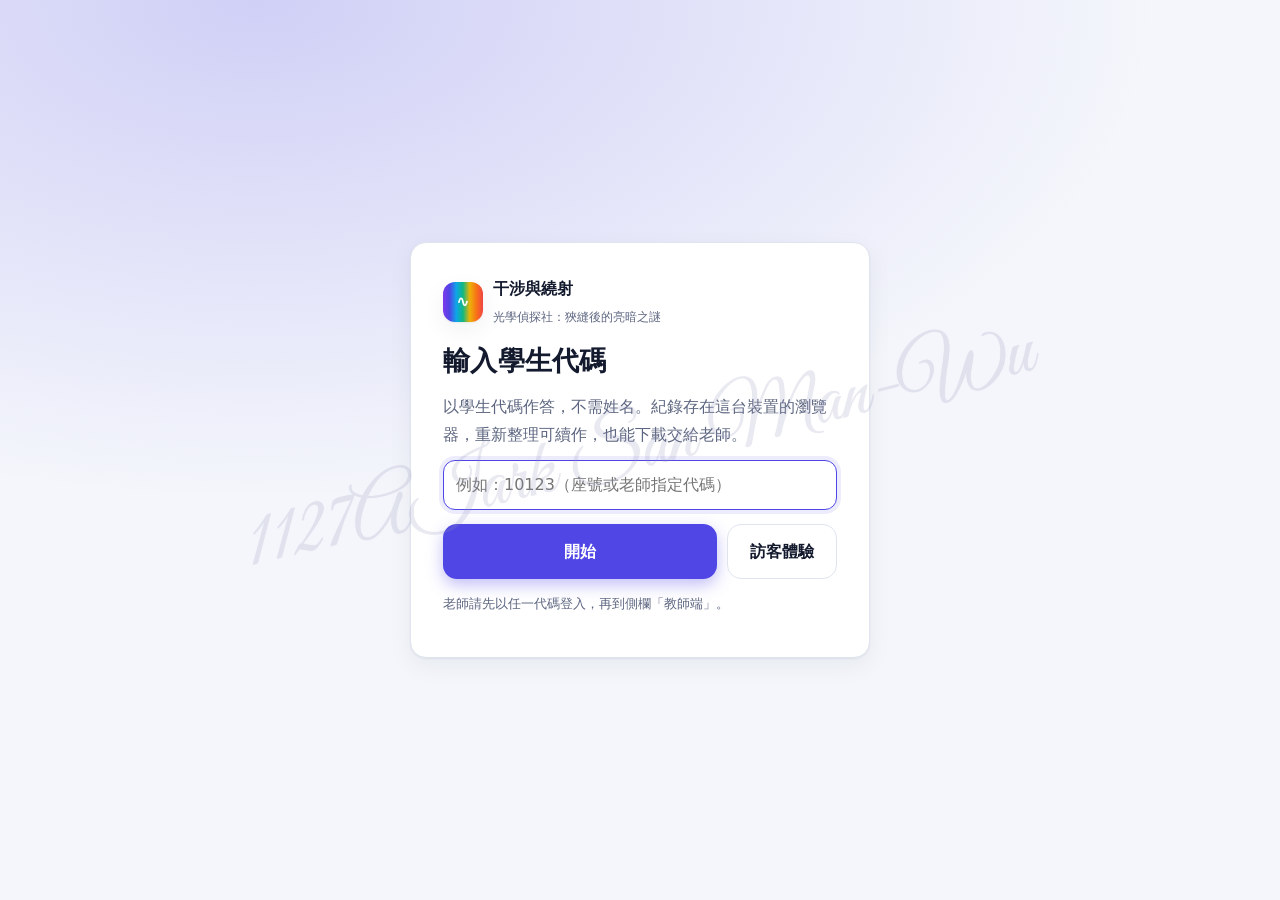
<file: app/index.html>
<!doctype html>
<html lang="zh-Hant-TW">
<head>
<meta charset="utf-8">
<meta name="viewport" content="width=device-width, initial-scale=1">
<meta name="description" content="高一物理「干涉與繞射」線上互動教材：預測、觀察、模型解釋、CER 與修訂；含互動模擬、AI 追問、前後測與教師端。">
<meta name="theme-color" content="#4f46e5">
<title>干涉與繞射｜線上互動教材</title>
<link rel="icon" href="data:image/svg+xml,%3Csvg xmlns='http://www.w3.org/2000/svg' viewBox='0 0 64 64'%3E%3Crect width='64' height='64' rx='16' fill='%234f46e5'/%3E%3Cpath d='M8 34c6-14 10-14 16 0s10 14 16 0 10-14 16 0' stroke='white' stroke-width='5' fill='none' stroke-linecap='round'/%3E%3C/svg%3E">
<link rel="stylesheet" href="css/style.css?v=1795056394">
<link rel="stylesheet" href="css/sims.css?v=1795056394">
</head>
<body>
<div id="app"><noscript>此教材需要啟用 JavaScript。</noscript></div>

<!-- 核心 -->
<script src="js/core/ui.js?v=1795056394"></script>
<script src="js/core/store.js?v=1795056394"></script>
<!-- 資料 -->
<script src="js/data/assets.js?v=1795056394"></script>
<script src="js/data/figs.js?v=1795056394"></script>
<script src="js/data/content.js?v=1795056394"></script>
<script src="js/data/worksheets.js?v=1795056394"></script>
<script src="js/data/questions.js?v=1795056394"></script>
<script src="js/data/teacher.js?v=1795056394"></script>
<!-- 模擬（common 須最先） -->
<script src="js/sims/common.js?v=1795056394"></script>
<script src="js/sims/rope.js?v=1795056394"></script>
<script src="js/sims/superpose-anim.js?v=1795056394"></script>
<script src="js/sims/water.js?v=1795056394"></script>
<script src="js/sims/doubleslit.js?v=1795056394"></script>
<script src="js/sims/singleslit.js?v=1795056394"></script>
<script src="js/sims/thinfilm.js?v=1795056394"></script>
<!-- 互動與頁面 -->
<script src="js/core/tutor.js?v=1795056394"></script>
<script src="js/core/components.js?v=1795056394"></script>
<script src="js/pages/lesson.js?v=1795056394"></script>
<script src="js/pages/act01.js?v=1795056394"></script>
<script src="js/pages/test.js?v=1795056394"></script>
<script src="js/pages/home.js?v=1795056394"></script>
<script src="js/pages/teacher.js?v=1795056394"></script>
<script src="js/app.js?v=1795056394"></script>
</body>
</html>
</file>
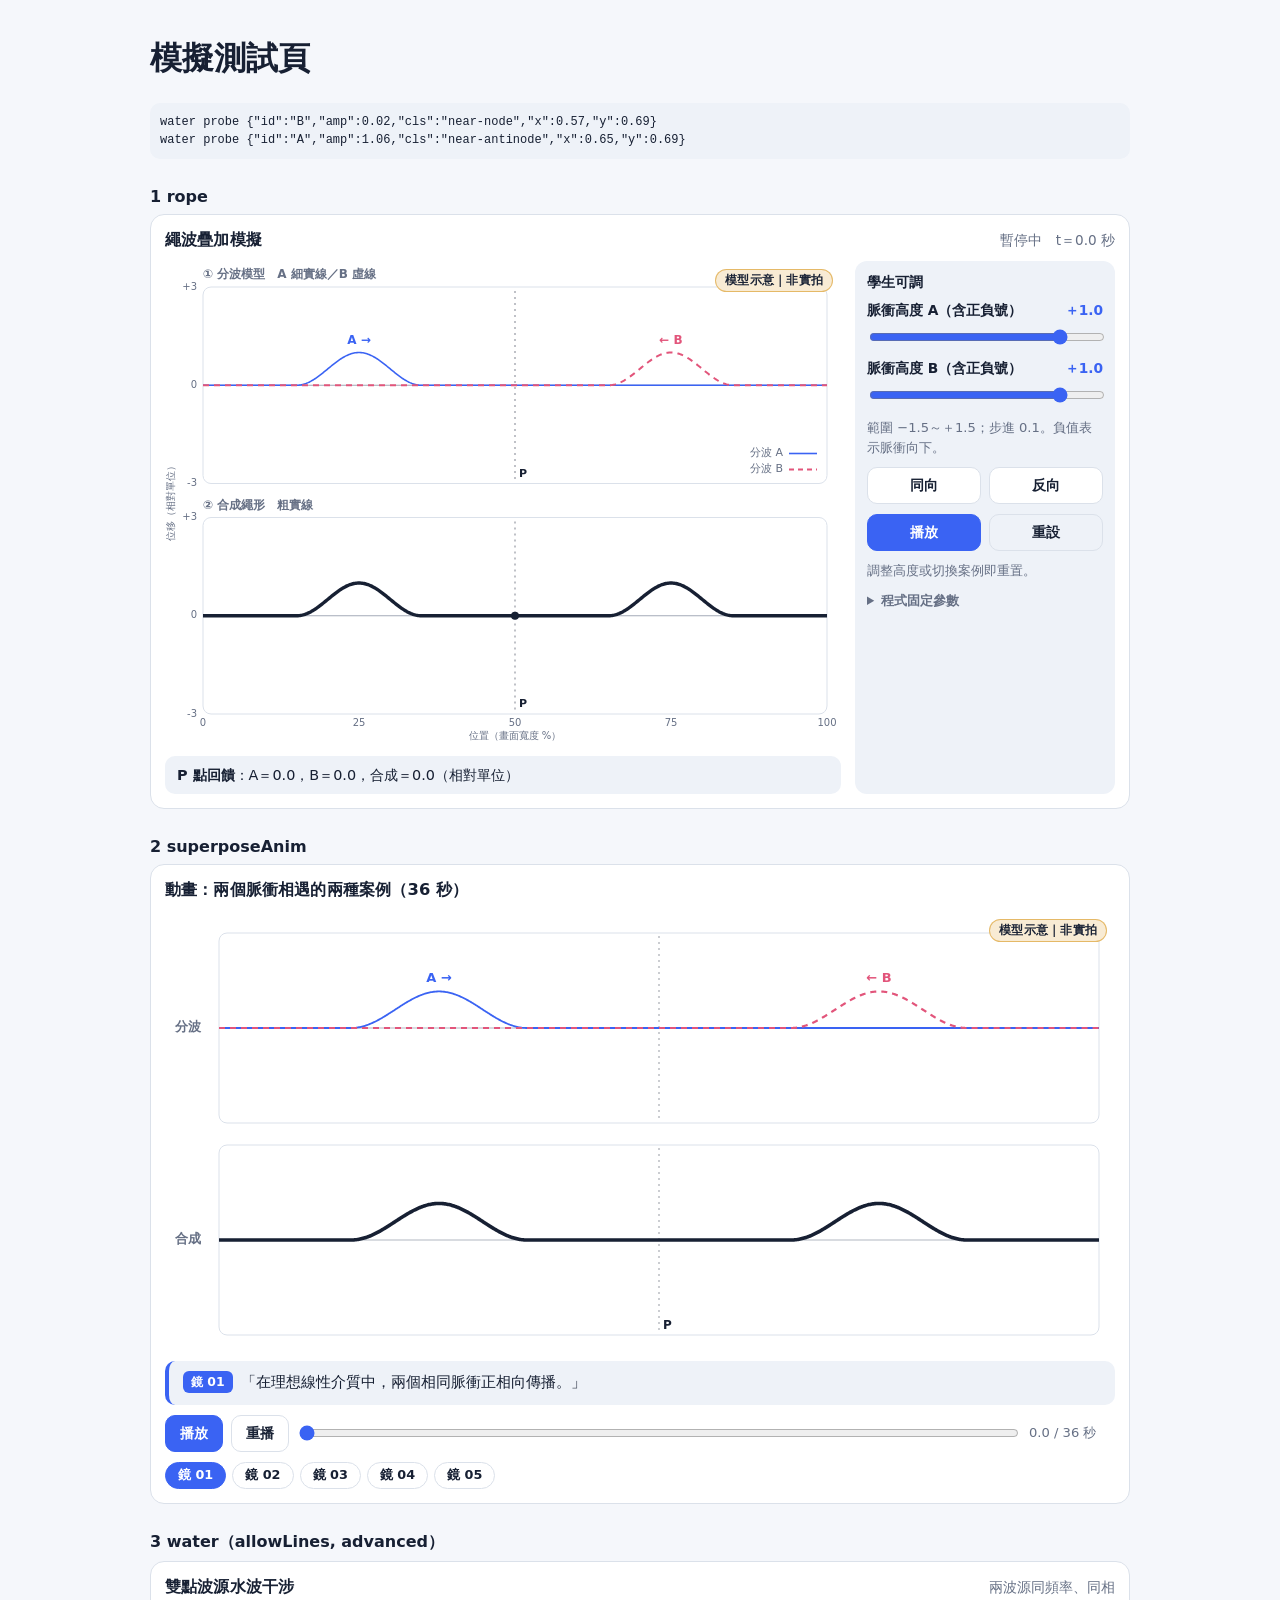
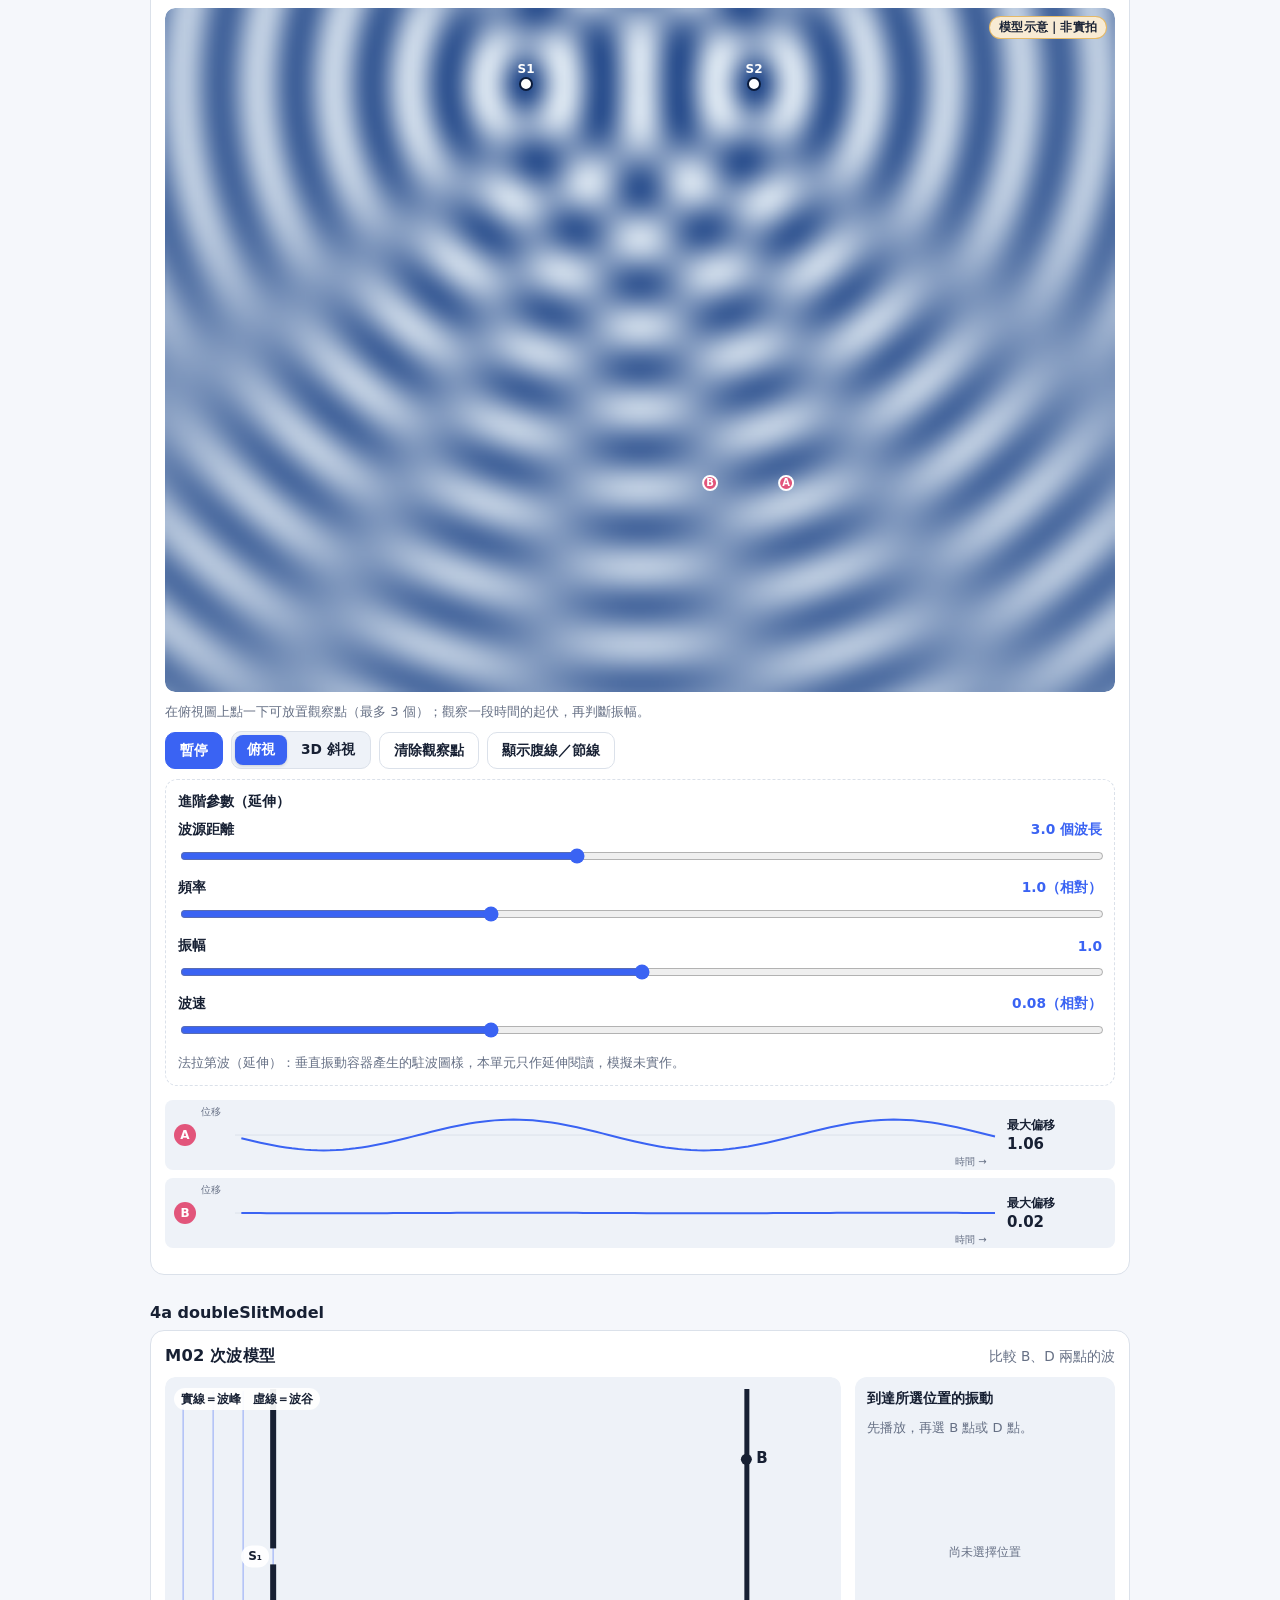
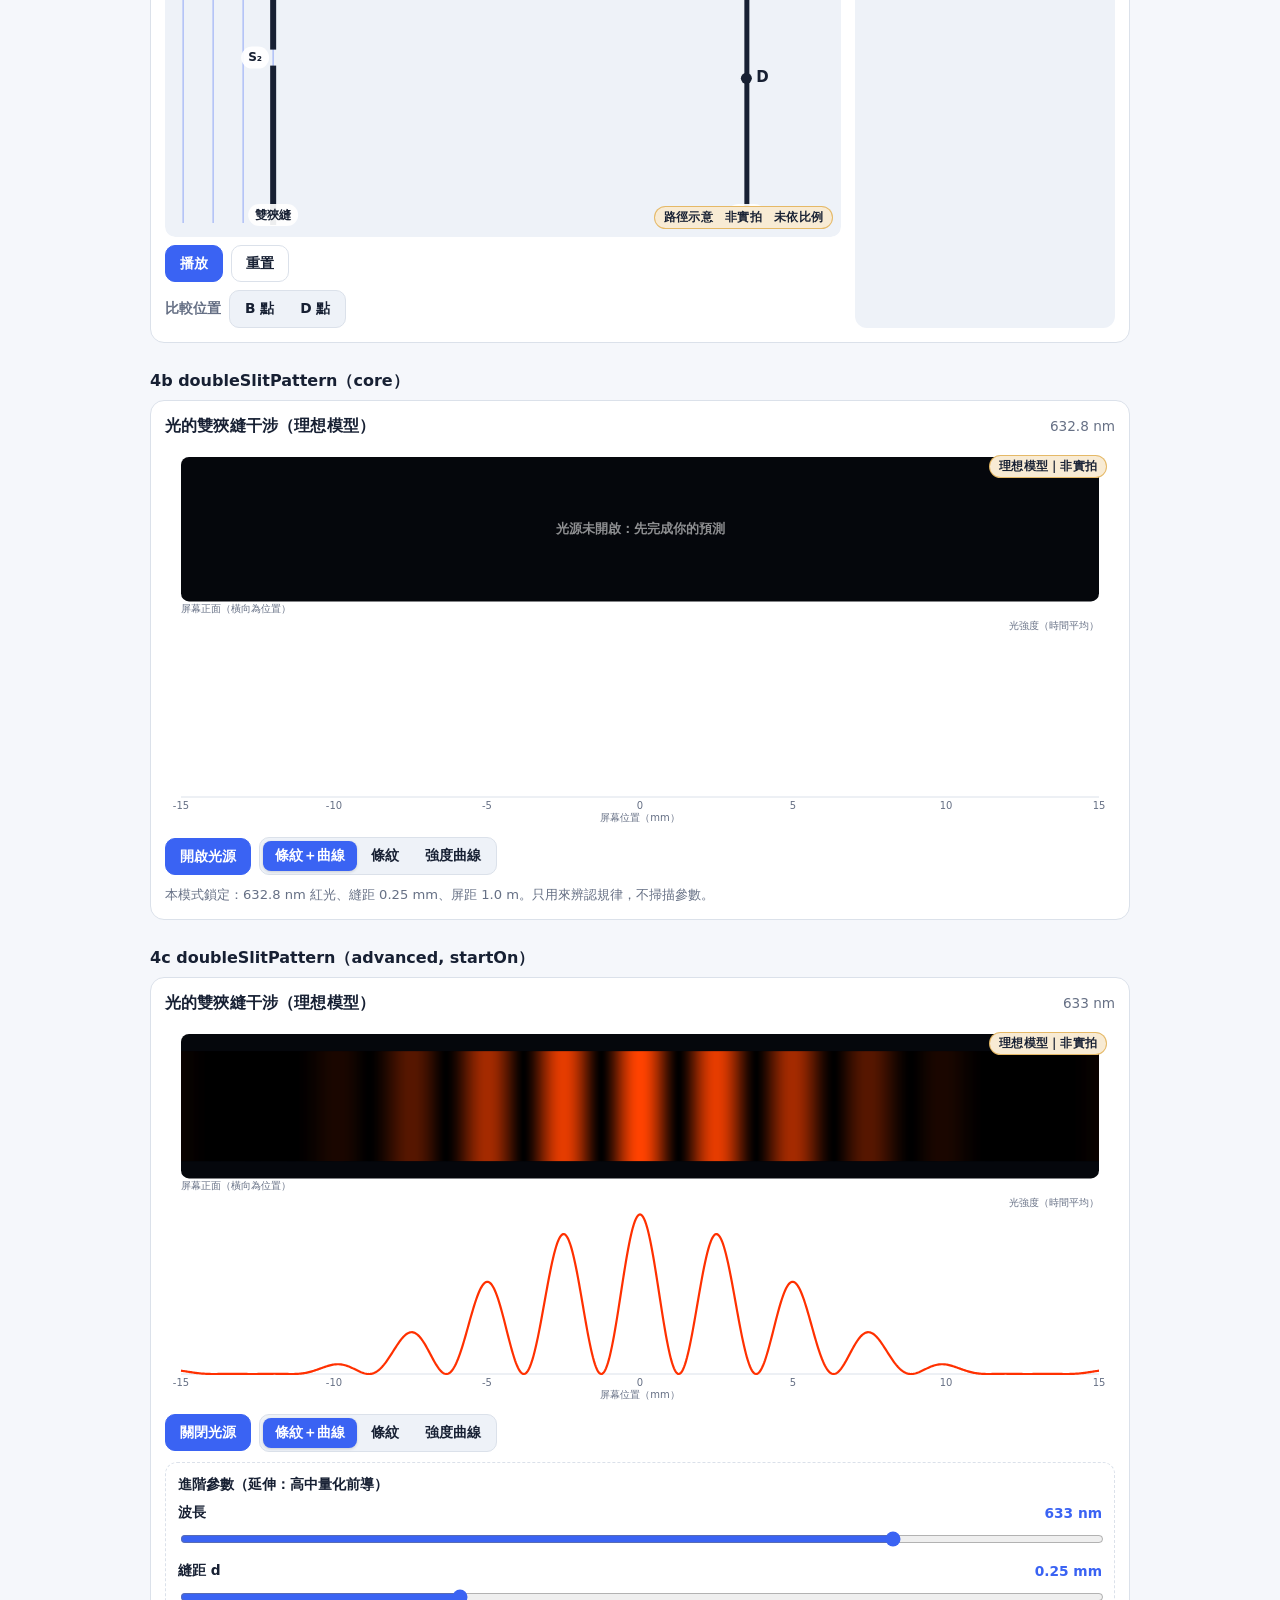
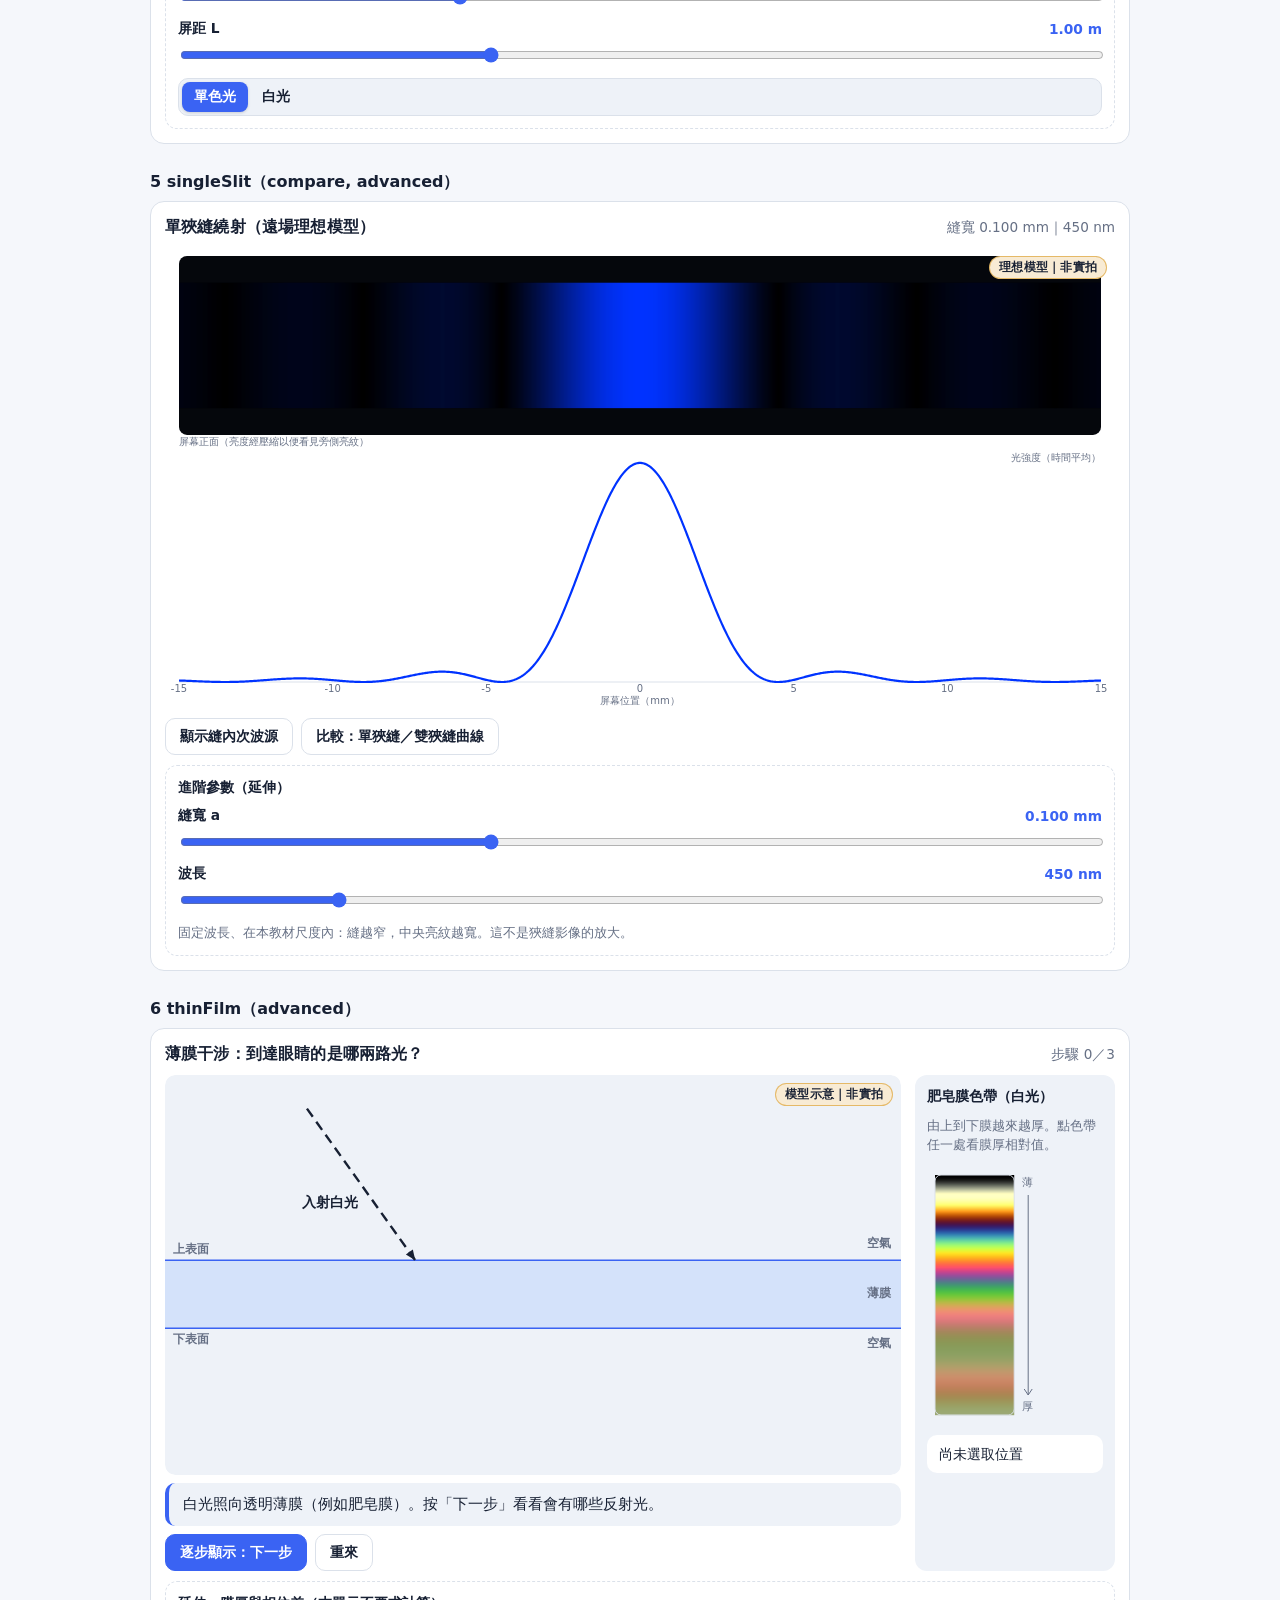
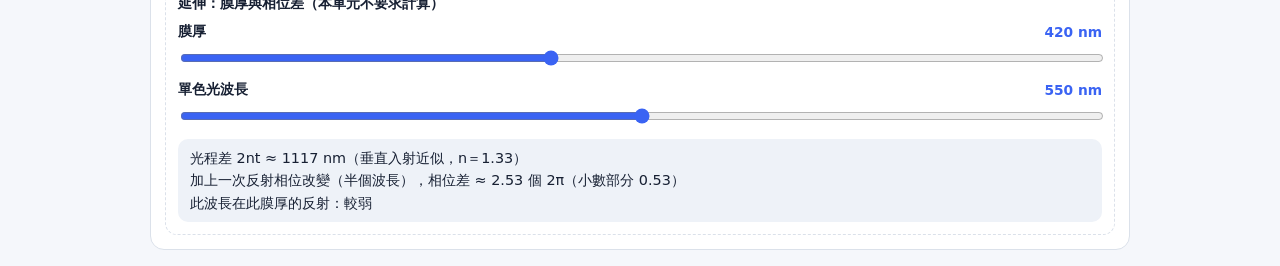
<file: app/sims-test.html>
<!doctype html>
<html lang="zh-Hant">
<head>
<meta charset="utf-8">
<meta name="viewport" content="width=device-width, initial-scale=1">
<title>模擬測試頁</title>
<style>
  :root { --bg:#f5f7fb; --surface:#fff; --surface-2:#eef2f8; --text:#172033; --muted:#667085; --line:#dbe1ea; --accent:#3a63f3; --accent-2:#e2557b; --good:#18a06c; --warn:#d8900f; --bad:#d64545; }
  @media (prefers-color-scheme: dark) { :root { --bg:#0f1420; --surface:#171d2b; --surface-2:#1f2738; --text:#e8ecf4; --muted:#9aa4b8; --line:#2c3549; --accent:#6d8dff; --accent-2:#ff7aa0; } }
  body { margin:0; padding:16px; background:var(--bg); color:var(--text); font-family: "Noto Sans TC","Microsoft JhengHei",system-ui,sans-serif; }
  h2 { font-size: 1rem; margin: 28px 0 8px; }
  .wrap { max-width: 980px; margin: 0 auto; }
  #log { font: 12px/1.5 monospace; white-space: pre-wrap; background: var(--surface-2); padding: 10px; border-radius: 10px; max-height: 200px; overflow: auto; }
</style>
<link rel="stylesheet" href="css/sims.css?v=9">
</head>
<body>
<div class="wrap">
  <h1>模擬測試頁</h1>
  <div id="log"></div>
  <h2>1 rope</h2><div id="s-rope"></div>
  <h2>2 superposeAnim</h2><div id="s-anim"></div>
  <h2>3 water（allowLines, advanced）</h2><div id="s-water"></div>
  <h2>4a doubleSlitModel</h2><div id="s-dsm"></div>
  <h2>4b doubleSlitPattern（core）</h2><div id="s-dsp"></div>
  <h2>4c doubleSlitPattern（advanced, startOn）</h2><div id="s-dsp2"></div>
  <h2>5 singleSlit（compare, advanced）</h2><div id="s-ss"></div>
  <h2>6 thinFilm（advanced）</h2><div id="s-tf"></div>
</div>
<script src="js/sims/common.js?v=9"></script>
<script src="js/sims/rope.js?v=9"></script>
<script src="js/sims/superpose-anim.js?v=9"></script>
<script src="js/sims/water.js?v=9"></script>
<script src="js/sims/doubleslit.js?v=9"></script>
<script src="js/sims/singleslit.js?v=9"></script>
<script src="js/sims/thinfilm.js?v=9"></script>
<script>
  var L = document.getElementById('log');
  function log(name) { return function (a, d) { L.textContent = name + ' ' + a + ' ' + JSON.stringify(d) + '\n' + L.textContent; }; }
  window.ctrls = {
    rope: Sims.rope.mount(document.getElementById('s-rope'), { log: log('rope') }),
    anim: Sims.superposeAnim.mount(document.getElementById('s-anim'), { log: log('anim') }),
    water: Sims.water.mount(document.getElementById('s-water'), { log: log('water'), allowLines: true, mode: 'advanced' }),
    dsm: Sims.doubleSlitModel.mount(document.getElementById('s-dsm'), { log: log('dsm'), onSelect: function (p) { console.log('select', p); } }),
    dsp: Sims.doubleSlitPattern.mount(document.getElementById('s-dsp'), { log: log('dsp') }),
    dsp2: Sims.doubleSlitPattern.mount(document.getElementById('s-dsp2'), { log: log('dsp2'), mode: 'advanced', startOn: true }),
    ss: Sims.singleSlit.mount(document.getElementById('s-ss'), { log: log('ss'), compare: true, mode: 'advanced' }),
    tf: Sims.thinFilm.mount(document.getElementById('s-tf'), { log: log('tf'), mode: 'advanced' })
  };
</script>
</body>
</html>
</file>
<file: app/css/style.css>
/* ============ 干涉與繞射 線上互動教材 主樣式 ============ */
:root {
  --bg: #f4f6fb;
  --surface: #ffffff;
  --surface-2: #eef1f8;
  --text: #141a2e;
  --muted: #5d6680;
  --line: #dfe4ef;
  --accent: #4f46e5;
  --accent-2: #06b6d4;
  --accent-soft: rgba(79, 70, 229, .10);
  --good: #10b981;
  --warn: #f59e0b;
  --bad: #ef4444;
  --good-soft: rgba(16, 185, 129, .12);
  --warn-soft: rgba(245, 158, 11, .14);
  --bad-soft: rgba(239, 68, 68, .12);
  --real: #0ea5e9;      /* 實拍標籤 */
  --model: #a855f7;     /* 模型標籤 */
  --radius: 16px;
  --radius-sm: 10px;
  --shadow: 0 1px 2px rgba(20, 26, 46, .06), 0 8px 24px rgba(20, 26, 46, .06);
  --shadow-lg: 0 20px 50px rgba(20, 26, 46, .16);
  --spectrum: linear-gradient(90deg, #7c3aed, #4f46e5, #0ea5e9, #10b981, #eab308, #f97316, #ef4444);
  --font: "Noto Sans TC", "PingFang TC", "Microsoft JhengHei", "Heiti TC", system-ui, sans-serif;
  --mono: ui-monospace, "Cascadia Mono", Consolas, monospace;
  --side-w: 288px;
  color-scheme: light;
}
@media (prefers-color-scheme: dark) {
  :root:not([data-theme="light"]) {
    --bg: #0b1020; --surface: #121a30; --surface-2: #1a2440; --text: #e8ecf7; --muted: #98a2bd; --line: #26314f;
    --accent: #818cf8; --accent-2: #22d3ee; --accent-soft: rgba(129, 140, 248, .16);
    --good-soft: rgba(16, 185, 129, .18); --warn-soft: rgba(245, 158, 11, .18); --bad-soft: rgba(239, 68, 68, .18);
    --shadow: 0 1px 2px rgba(0,0,0,.3), 0 8px 24px rgba(0,0,0,.25); color-scheme: dark;
  }
}
:root[data-theme="dark"] {
  --bg: #0b1020; --surface: #121a30; --surface-2: #1a2440; --text: #e8ecf7; --muted: #98a2bd; --line: #26314f;
  --accent: #818cf8; --accent-2: #22d3ee; --accent-soft: rgba(129, 140, 248, .16);
  --good-soft: rgba(16, 185, 129, .18); --warn-soft: rgba(245, 158, 11, .18); --bad-soft: rgba(239, 68, 68, .18);
  --shadow: 0 1px 2px rgba(0,0,0,.3), 0 8px 24px rgba(0,0,0,.25); color-scheme: dark;
}

* { box-sizing: border-box; }
html, body { margin: 0; height: 100%; }
body { font-family: var(--font); background: var(--bg); color: var(--text); line-height: 1.7; font-size: 16px; -webkit-font-smoothing: antialiased; }
a { color: var(--accent); }
img { max-width: 100%; display: block; }
h1, h2, h3, h4 { line-height: 1.35; margin: 0 0 .5em; letter-spacing: .01em; }
h1 { font-size: clamp(1.6rem, 3.2vw, 2.4rem); }
h2 { font-size: clamp(1.3rem, 2.4vw, 1.7rem); }
h3 { font-size: 1.15rem; }
p { margin: 0 0 .8em; }
small, .muted { color: var(--muted); }
:focus-visible { outline: 3px solid var(--accent-2); outline-offset: 2px; border-radius: 6px; }
.sr-only { position: absolute; width: 1px; height: 1px; overflow: hidden; clip: rect(0 0 0 0); }

/* ---------- 版面 ---------- */
.app { display: grid; grid-template-columns: var(--side-w) 1fr; min-height: 100vh; }
.side { position: sticky; top: 0; height: 100vh; overflow-y: auto; background: var(--surface); border-right: 1px solid var(--line); padding: 18px 14px 24px; display: flex; flex-direction: column; gap: 10px; z-index: 30; }
.main { min-width: 0; display: flex; flex-direction: column; }
.topbar { position: sticky; top: 0; z-index: 20; display: flex; align-items: center; gap: 12px; padding: 10px 24px; background: color-mix(in srgb, var(--bg) 82%, transparent); backdrop-filter: blur(12px); border-bottom: 1px solid var(--line); }
.topbar .crumb { font-weight: 600; flex: 1; min-width: 0; white-space: nowrap; overflow: hidden; text-overflow: ellipsis; }
.content { padding: 28px clamp(16px, 3vw, 40px) 80px; max-width: 1280px; width: 100%; margin: 0 auto; }
.btn.menu-btn { display: none; }
@media (max-width: 960px) {
  .app { grid-template-columns: 1fr; }
  .side { position: fixed; left: 0; top: 0; width: min(86vw, 320px); transform: translateX(-102%); transition: transform .25s ease; box-shadow: var(--shadow-lg); }
  .side.open { transform: none; }
  .btn.menu-btn { display: inline-flex; }
  .topbar { padding: 10px 16px; }
  .content { padding: 20px 16px 80px; }
}
.scrim { position: fixed; inset: 0; background: rgba(5, 8, 20, .45); z-index: 25; display: none; }
.scrim.show { display: block; }

/* ---------- 側欄 ---------- */
.brand { display: flex; gap: 10px; align-items: center; padding: 4px 6px 10px; text-decoration: none; color: inherit; }
.brand-logo { width: 40px; height: 40px; border-radius: 12px; background: var(--spectrum); display: grid; place-items: center; color: #fff; font-weight: 800; box-shadow: var(--shadow); flex: none; }
.brand b { display: block; font-size: 1rem; }
.brand small { font-size: .75rem; }
.who { background: var(--surface-2); border-radius: var(--radius-sm); padding: 10px 12px; font-size: .85rem; display: flex; align-items: center; gap: 8px; }
.who .dot { width: 8px; height: 8px; border-radius: 50%; background: var(--good); flex: none; }
.nav-group { margin-top: 6px; }
.nav-title { font-size: .72rem; font-weight: 700; color: var(--muted); letter-spacing: .08em; padding: 6px 8px; text-transform: uppercase; }
.nav a { display: flex; align-items: center; gap: 10px; padding: 8px 10px; border-radius: 10px; color: var(--text); text-decoration: none; font-size: .92rem; }
.nav a:hover { background: var(--surface-2); }
.nav a.active { background: var(--accent-soft); color: var(--accent); font-weight: 600; }
.nav .ico { width: 26px; height: 26px; border-radius: 8px; display: grid; place-items: center; background: var(--surface-2); font-size: .8rem; flex: none; font-weight: 700; }
.nav a.active .ico { background: var(--accent); color: #fff; }
.nav .done .ico { background: var(--good); color: #fff; }
.nav .sub { padding-left: 28px; font-size: .84rem; color: var(--muted); }
.nav .sub.active { color: var(--accent); background: transparent; }
.nav .sub.done::after { content: "✓"; margin-left: auto; color: var(--good); font-weight: 700; }
.side-foot { margin-top: auto; display: grid; gap: 6px; }

/* ---------- 元件 ---------- */
.btn { display: inline-flex; align-items: center; justify-content: center; gap: 8px; padding: 9px 16px; border-radius: 12px; border: 1px solid var(--line); background: var(--surface); color: var(--text); font: inherit; font-size: .93rem; font-weight: 600; cursor: pointer; transition: transform .08s, background .15s, border-color .15s, box-shadow .15s; text-decoration: none; white-space: nowrap; }
.btn:hover { border-color: var(--accent); }
.btn:active { transform: translateY(1px); }
.btn.primary { background: var(--accent); color: #fff; border-color: transparent; box-shadow: 0 6px 16px color-mix(in srgb, var(--accent) 35%, transparent); }
.btn.primary:hover { filter: brightness(1.08); }
.btn.ghost { background: transparent; border-color: transparent; }
.btn.ghost:hover { background: var(--surface-2); }
.btn.good { background: var(--good); color: #fff; border-color: transparent; }
.btn.sm { padding: 6px 11px; font-size: .84rem; border-radius: 10px; }
.btn.lg { padding: 13px 22px; font-size: 1.02rem; border-radius: 14px; }
.btn[disabled] { opacity: .45; cursor: not-allowed; transform: none; }
.icon-btn { width: 38px; height: 38px; padding: 0; border-radius: 12px; }

.card { background: var(--surface); border: 1px solid var(--line); border-radius: var(--radius); padding: 22px; box-shadow: var(--shadow); }
.card.flat { box-shadow: none; }
.card + .card { margin-top: 16px; }
.card-title { display: flex; align-items: center; gap: 10px; margin-bottom: 12px; }
.card-title .num { width: 30px; height: 30px; border-radius: 50%; border: 2px solid var(--text); display: grid; place-items: center; font-weight: 800; flex: none; }
.grid { display: grid; gap: 16px; }
.g2 { grid-template-columns: repeat(2, minmax(0, 1fr)); }
.g3 { grid-template-columns: repeat(auto-fit, minmax(min(100%, 240px), 1fr)); }
.g4 { grid-template-columns: repeat(auto-fit, minmax(min(100%, 200px), 1fr)); }

@media (max-width: 640px) { .g2 { grid-template-columns: 1fr; } }
.row { display: flex; gap: 10px; align-items: center; flex-wrap: wrap; }
.spacer { flex: 1; }
.stack > * + * { margin-top: 12px; }
.chip { display: inline-flex; align-items: center; gap: 6px; padding: 3px 10px; border-radius: 999px; font-size: .78rem; font-weight: 600; background: var(--surface-2); color: var(--muted); }
.chip.real { background: color-mix(in srgb, var(--real) 15%, transparent); color: var(--real); }
.chip.model { background: color-mix(in srgb, var(--model) 15%, transparent); color: var(--model); }
.chip.accent { background: var(--accent-soft); color: var(--accent); }
.chip.good { background: var(--good-soft); color: var(--good); }
.chip.warn { background: var(--warn-soft); color: #b45309; }
.chip.bad { background: var(--bad-soft); color: var(--bad); }
.kbd { font-family: var(--mono); font-size: .8rem; background: var(--surface-2); border: 1px solid var(--line); border-radius: 6px; padding: 0 6px; }
hr.sep { border: 0; border-top: 1px dashed var(--line); margin: 18px 0; }

/* 表單 */
label.field { display: block; font-weight: 600; font-size: .92rem; margin: 10px 0 6px; }
textarea, input[type=text], input[type=url], input[type=password], select {
  width: 100%; font: inherit; color: var(--text); background: var(--surface); border: 1.5px solid var(--line); border-radius: 12px; padding: 10px 12px; transition: border-color .15s, box-shadow .15s; }
textarea { resize: vertical; min-height: 86px; line-height: 1.65; }
textarea:focus, input:focus, select:focus { outline: none; border-color: var(--accent); box-shadow: 0 0 0 4px var(--accent-soft); }
textarea[readonly], input[readonly] { background: var(--surface-2); color: var(--muted); }
.opts { display: grid; gap: 8px; }
.opt { display: flex; align-items: center; gap: 12px; padding: 11px 14px; border: 1.5px solid var(--line); border-radius: 12px; cursor: pointer; background: var(--surface); transition: border-color .15s, background .15s, transform .1s; text-align: left; font: inherit; color: inherit; width: 100%; }
.opt:hover { border-color: var(--accent); }
.opt .mark { width: 22px; height: 22px; border-radius: 50%; border: 2px solid var(--line); flex: none; display: grid; place-items: center; font-size: .75rem; font-weight: 800; }
.opt.sel { border-color: var(--accent); background: var(--accent-soft); }
.opt.sel .mark { border-color: var(--accent); background: var(--accent); color: #fff; }
.opt.right { border-color: var(--good); background: var(--good-soft); }
.opt.right .mark { border-color: var(--good); background: var(--good); color: #fff; }
.opt.wrong { border-color: var(--bad); background: var(--bad-soft); }
.opt.wrong .mark { border-color: var(--bad); background: var(--bad); color: #fff; }
.opt[disabled] { cursor: default; }
.opts.inline { grid-template-columns: repeat(auto-fit, minmax(120px, 1fr)); }
.seg { display: inline-flex; background: var(--surface-2); border-radius: 12px; padding: 4px; gap: 4px; flex-wrap: wrap; }
.seg button { border: 0; background: transparent; font: inherit; font-weight: 600; font-size: .9rem; padding: 7px 14px; border-radius: 9px; cursor: pointer; color: var(--muted); }
.seg button.on { background: var(--surface); color: var(--text); box-shadow: var(--shadow); }

/* 回饋 */
.fb { border-radius: 12px; padding: 12px 14px; font-size: .93rem; display: flex; gap: 10px; align-items: flex-start; animation: pop .25s ease; }
.fb .fb-ico { width: 24px; height: 24px; border-radius: 50%; display: grid; place-items: center; font-weight: 800; color: #fff; flex: none; font-size: .8rem; }
.fb.good { background: var(--good-soft); } .fb.good .fb-ico { background: var(--good); }
.fb.warn { background: var(--warn-soft); } .fb.warn .fb-ico { background: var(--warn); }
.fb.bad { background: var(--bad-soft); } .fb.bad .fb-ico { background: var(--bad); }
.fb.info { background: var(--accent-soft); } .fb.info .fb-ico { background: var(--accent); }
@keyframes pop { from { opacity: 0; transform: translateY(4px); } to { opacity: 1; transform: none; } }
.meter { height: 8px; border-radius: 99px; background: var(--surface-2); overflow: hidden; }
.meter > i { display: block; height: 100%; background: var(--spectrum); border-radius: inherit; transition: width .4s ease; }
.kw { display: flex; flex-wrap: wrap; gap: 6px; margin-top: 8px; }
.kw span { font-size: .78rem; padding: 2px 9px; border-radius: 99px; border: 1px dashed var(--line); color: var(--muted); }
.kw span.hit { border-style: solid; border-color: var(--good); color: var(--good); background: var(--good-soft); }

/* ---------- 首頁 ---------- */
.hero { position: relative; overflow: hidden; border-radius: 24px; padding: clamp(24px, 5vw, 56px); color: #fff; background: radial-gradient(1200px 400px at 10% -10%, #6366f1 0%, transparent 60%), radial-gradient(900px 400px at 110% 120%, #06b6d4 0%, transparent 55%), #0b1030; box-shadow: var(--shadow-lg); }
.hero canvas { position: absolute; inset: 0; width: 100%; height: 100%; opacity: .55; }
.hero > *:not(canvas) { position: relative; }
.hero h1 { font-size: clamp(2rem, 5vw, 3.4rem); margin-bottom: .2em; }
.hero .lead { font-size: clamp(1rem, 1.8vw, 1.2rem); opacity: .9; max-width: 720px; }
.hero .q { margin: 18px 0 22px; padding: 14px 18px; border-left: 4px solid #22d3ee; background: rgba(255,255,255,.08); border-radius: 0 12px 12px 0; max-width: 760px; }
.hero .btn { border-color: rgba(255,255,255,.25); }
.hero .btn:not(.primary) { background: rgba(255,255,255,.1); color: #fff; }
.path { display: grid; grid-template-columns: repeat(auto-fit, minmax(min(100%, 130px), 1fr)); gap: 10px; margin-top: 18px; counter-reset: st; }
.path .st { position: relative; background: var(--surface); border: 1px solid var(--line); border-radius: 14px; padding: 14px; font-size: .88rem; }
.path .st b { display: block; font-size: .95rem; }
.path .st::before { counter-increment: st; content: counter(st); position: absolute; top: -10px; left: 12px; width: 24px; height: 24px; border-radius: 50%; background: var(--accent); color: #fff; display: grid; place-items: center; font-size: .78rem; font-weight: 800; }

.lesson-card { display: flex; flex-direction: column; gap: 10px; position: relative; overflow: hidden; }
.lesson-card .band { position: absolute; inset: 0 0 auto 0; height: 5px; background: var(--spectrum); }
.lesson-card .meta { display: flex; gap: 6px; flex-wrap: wrap; }
.progress-ring { --p: 0; width: 54px; height: 54px; border-radius: 50%; background: conic-gradient(var(--accent) calc(var(--p) * 1%), var(--surface-2) 0); display: grid; place-items: center; flex: none; }
.progress-ring span { width: 42px; height: 42px; border-radius: 50%; background: var(--surface); display: grid; place-items: center; font-size: .78rem; font-weight: 800; }
.badge-medal { width: 64px; height: 64px; border-radius: 50%; display: grid; place-items: center; font-size: 1.6rem; background: var(--surface-2); filter: grayscale(1); opacity: .5; flex: none; }
.badge-medal.on { background: var(--spectrum); filter: none; opacity: 1; box-shadow: 0 8px 20px rgba(79,70,229,.35); }

/* ---------- 課程步驟 ---------- */
.lesson-head { display: flex; align-items: flex-start; gap: 16px; margin-bottom: 18px; flex-wrap: wrap; }
.lesson-head .tag { font-size: .8rem; font-weight: 700; color: var(--accent); letter-spacing: .06em; }
.steps-bar { display: flex; gap: 6px; margin: 4px 0 22px; overflow-x: auto; padding-bottom: 4px; scrollbar-width: thin; }
.steps-bar a { flex: 1 0 auto; min-width: 44px; text-decoration: none; color: var(--muted); font-size: .74rem; text-align: center; }
.steps-bar a i { display: block; height: 6px; border-radius: 99px; background: var(--surface-2); margin-bottom: 4px; }
.steps-bar a.done i { background: var(--good); }
.steps-bar a.cur i { background: var(--accent); }
.steps-bar a.cur { color: var(--accent); font-weight: 700; }
.step-title { display: flex; align-items: center; gap: 12px; flex-wrap: wrap; margin-bottom: 14px; }
.step-title h2 { margin: 0; }
.step-time { font-family: var(--mono); font-size: .8rem; color: var(--muted); background: var(--surface-2); border-radius: 8px; padding: 2px 8px; }
.split { display: grid; grid-template-columns: minmax(0, 1.15fr) minmax(0, 1fr); gap: 18px; align-items: start; }
.split.even { grid-template-columns: 1fr 1fr; }
.split > .sticky { position: sticky; top: 72px; }
@media (max-width: 1080px) { .split, .split.even { grid-template-columns: minmax(0, 1fr); } .split > .sticky { position: static; } }
.step-nav { display: flex; gap: 10px; margin-top: 26px; padding-top: 18px; border-top: 1px solid var(--line); align-items: center; flex-wrap: wrap; }
.goal-list { margin: 0; padding-left: 1.2em; }
.scenario { position: relative; border-radius: 20px; padding: 26px; background: linear-gradient(135deg, color-mix(in srgb, var(--accent) 14%, var(--surface)), color-mix(in srgb, var(--accent-2) 12%, var(--surface))); border: 1px solid var(--line); }
.scenario .who-say { display: flex; gap: 14px; align-items: flex-start; margin-top: 12px; }
.avatar { width: 44px; height: 44px; border-radius: 50%; display: grid; place-items: center; font-weight: 800; color: #fff; flex: none; background: linear-gradient(135deg, var(--accent), var(--accent-2)); }
.bubble { background: var(--surface); border: 1px solid var(--line); border-radius: 4px 16px 16px 16px; padding: 12px 16px; box-shadow: var(--shadow); }
.reading p { font-size: 1.02rem; }
.reading .term { color: var(--accent); font-weight: 700; border-bottom: 1px dashed currentColor; cursor: help; }
details.cond { border: 1px solid var(--line); border-radius: 12px; padding: 10px 14px; background: var(--surface-2); margin-top: 12px; }
details.cond summary { cursor: pointer; font-weight: 700; }
.ref { font-size: .82rem; color: var(--muted); margin-top: 10px; }

/* 素材面板 / 圖片 */
.media { border-radius: 14px; overflow: hidden; border: 1px solid var(--line); background: #000; position: relative; }
.media img { width: 100%; height: auto; cursor: zoom-in; }
.media .media-tag { position: absolute; top: 10px; left: 10px; }
.caption { font-size: .8rem; color: var(--muted); margin-top: 6px; line-height: 1.5; }
.tabs { display: flex; gap: 4px; border-bottom: 1px solid var(--line); margin-bottom: 14px; overflow-x: auto; }
.tabs button { border: 0; background: transparent; font: inherit; font-weight: 600; padding: 10px 14px; color: var(--muted); border-bottom: 3px solid transparent; cursor: pointer; white-space: nowrap; }
.tabs button.on { color: var(--accent); border-bottom-color: var(--accent); }
.thumbs { display: grid; grid-template-columns: repeat(auto-fill, minmax(140px, 1fr)); gap: 10px; }
.thumb { border: 1px solid var(--line); border-radius: 12px; overflow: hidden; background: var(--surface); cursor: pointer; text-align: left; padding: 0; font: inherit; color: inherit; }
.thumb img { aspect-ratio: 4/3; object-fit: cover; width: 100%; }
.thumb div { padding: 6px 8px; font-size: .78rem; }
.lightbox { position: fixed; inset: 0; background: rgba(4, 6, 16, .88); z-index: 100; display: grid; place-items: center; padding: 20px; animation: pop .2s; }
.lightbox figure { margin: 0; max-width: min(1100px, 96vw); }
.lightbox img { max-height: 78vh; margin: 0 auto; border-radius: 10px; }
.lightbox figcaption { color: #cbd5e1; font-size: .85rem; margin-top: 10px; text-align: center; }
.lightbox .close { position: absolute; top: 16px; right: 16px; }

/* 預測鎖定 / 揭示 */
.locked-overlay { position: relative; }
.locked-overlay .veil { position: absolute; inset: 0; display: grid; place-items: center; text-align: center; background: color-mix(in srgb, var(--surface) 70%, transparent); backdrop-filter: blur(14px); border-radius: 14px; z-index: 3; padding: 20px; }
.locked-overlay .veil b { display: block; font-size: 1.05rem; margin-bottom: 4px; }

/* 畫板 */
.pad { position: relative; border: 1.5px solid var(--line); border-radius: 12px; background: var(--surface); touch-action: none; }
.pad canvas { display: block; width: 100%; border-radius: 12px; cursor: crosshair; }
.pad .pad-tools { position: absolute; right: 8px; top: 8px; display: flex; gap: 6px; }
.pad .pad-label { position: absolute; left: 10px; top: 6px; font-size: .75rem; color: var(--muted); pointer-events: none; }

/* 08 四區範本 */
.act { display: grid; grid-template-columns: minmax(0, 1.05fr) minmax(0, 1fr); gap: 16px; }
.act .zone { background: var(--surface); border: 1px solid var(--line); border-radius: var(--radius); padding: 18px; box-shadow: var(--shadow); }
.act .right { display: grid; gap: 16px; align-content: start; }
.act-progress { display: flex; gap: 8px; align-items: center; flex-wrap: wrap; margin-bottom: 16px; font-weight: 600; font-size: .9rem; }
.act-progress span { padding: 6px 12px; border-radius: 99px; background: var(--surface-2); color: var(--muted); }
.act-progress span.on { background: var(--accent); color: #fff; }
.act-progress span.ok { background: var(--good-soft); color: var(--good); }
.act-progress i { color: var(--muted); font-style: normal; }
@media (max-width: 1080px) { .act { grid-template-columns: minmax(0, 1fr); } }
.act > *, .split > *, .grid > *, .act .right > * { min-width: 0; }
.content { overflow-x: clip; }
table.grid-table { width: 100%; border-collapse: separate; border-spacing: 0; font-size: .92rem; }
table.grid-table th, table.grid-table td { border-bottom: 1px solid var(--line); padding: 8px 10px; text-align: left; vertical-align: top; }
table.grid-table th { background: var(--surface-2); font-weight: 700; }
table.grid-table tr:first-child th:first-child { border-top-left-radius: 10px; }
table.grid-table tr:first-child th:last-child { border-top-right-radius: 10px; }
.pick { display: inline-flex; gap: 4px; flex-wrap: wrap; }
.pick button { border: 1.5px solid var(--line); background: var(--surface); border-radius: 9px; padding: 4px 10px; font: inherit; font-size: .86rem; cursor: pointer; color: var(--text); }
.pick button.on { border-color: var(--accent); background: var(--accent-soft); color: var(--accent); font-weight: 700; }
.pick button.right { border-color: var(--good); background: var(--good-soft); color: var(--good); }
.pick button.wrong { border-color: var(--bad); background: var(--bad-soft); color: var(--bad); }
.table-scroll { overflow-x: auto; }

/* AI 追問 */
.tutor { border: 1px solid var(--line); border-radius: var(--radius); background: var(--surface); box-shadow: var(--shadow); overflow: hidden; }
.tutor-head { display: flex; align-items: center; gap: 10px; padding: 12px 16px; background: linear-gradient(90deg, var(--accent-soft), transparent); border-bottom: 1px solid var(--line); }
.tutor-head .ai-ico { width: 30px; height: 30px; border-radius: 9px; background: linear-gradient(135deg, var(--accent), var(--accent-2)); color: #fff; display: grid; place-items: center; font-weight: 800; font-size: .78rem; }
.tutor-body { padding: 14px 16px; display: grid; gap: 10px; max-height: 360px; overflow-y: auto; }
.msg { max-width: 92%; padding: 10px 14px; border-radius: 14px; font-size: .93rem; animation: pop .25s; }
.msg.ai { background: var(--surface-2); border-top-left-radius: 4px; }
.msg.me { background: var(--accent); color: #fff; margin-left: auto; border-top-right-radius: 4px; }
.msg .lv { font-size: .72rem; font-weight: 700; color: var(--accent); display: block; margin-bottom: 2px; }
.msg.sys { background: var(--warn-soft); font-size: .85rem; max-width: 100%; }
.tutor-foot { display: flex; gap: 8px; padding: 12px 16px; border-top: 1px solid var(--line); flex-wrap: wrap; }
.typing { display: inline-flex; gap: 4px; }
.typing i { width: 6px; height: 6px; border-radius: 50%; background: var(--muted); animation: blink 1s infinite; }
.typing i:nth-child(2) { animation-delay: .15s; } .typing i:nth-child(3) { animation-delay: .3s; }
@keyframes blink { 0%, 100% { opacity: .2; } 50% { opacity: 1; } }

/* 拖曳分類 */
.sort-pool { display: flex; flex-wrap: wrap; gap: 10px; min-height: 64px; padding: 12px; border: 2px dashed var(--line); border-radius: 14px; }
.sort-bins { display: grid; grid-template-columns: repeat(auto-fit, minmax(200px, 1fr)); gap: 12px; margin-top: 12px; }
.bin { border: 2px dashed var(--line); border-radius: 14px; padding: 10px; min-height: 140px; transition: border-color .15s, background .15s; }
.bin.over { border-color: var(--accent); background: var(--accent-soft); }
.bin h4 { font-size: .9rem; margin: 0 0 8px; }
.bin .items { display: flex; flex-wrap: wrap; gap: 8px; }
.sort-item { display: flex; align-items: center; gap: 8px; padding: 6px 10px 6px 6px; border-radius: 12px; border: 1.5px solid var(--line); background: var(--surface); cursor: grab; font-size: .86rem; user-select: none; touch-action: none; box-shadow: var(--shadow); }
.sort-item img { width: 38px; height: 38px; object-fit: cover; border-radius: 8px; }
.sort-item.sel { border-color: var(--accent); outline: 3px solid var(--accent-soft); }
.sort-item.right { border-color: var(--good); }
.sort-item.wrong { border-color: var(--bad); }
.sort-item.dragging { opacity: .5; }

/* 評量 */
.q-card { border: 1px solid var(--line); border-radius: var(--radius); background: var(--surface); padding: 20px; box-shadow: var(--shadow); }
.q-card + .q-card { margin-top: 14px; }
.q-head { display: flex; gap: 10px; align-items: center; margin-bottom: 10px; flex-wrap: wrap; }
.q-no { width: 34px; height: 34px; border-radius: 10px; background: var(--accent); color: #fff; font-weight: 800; display: grid; place-items: center; flex: none; }
.q-part { margin-top: 14px; padding-top: 14px; border-top: 1px dashed var(--line); }
.q-fig { margin: 10px 0; max-width: 560px; }
.q-fig svg { width: 100%; height: auto; }
.score-big { font-size: 3rem; font-weight: 800; background: var(--spectrum); -webkit-background-clip: text; background-clip: text; color: transparent; line-height: 1; }
.test-bar { position: sticky; top: 58px; z-index: 5; display: flex; align-items: center; gap: 12px; background: var(--surface); border: 1px solid var(--line); border-radius: 14px; padding: 10px 14px; margin-bottom: 16px; box-shadow: var(--shadow); }

/* toast / modal */
.toasts { position: fixed; bottom: 20px; right: 20px; z-index: 200; display: grid; gap: 8px; }
.toast { background: var(--text); color: var(--bg); padding: 12px 16px; border-radius: 12px; box-shadow: var(--shadow-lg); font-size: .92rem; animation: pop .25s; max-width: 340px; }
.modal-wrap { position: fixed; inset: 0; z-index: 150; background: rgba(5, 8, 20, .5); display: grid; place-items: center; padding: 16px; animation: pop .2s; }
.modal { background: var(--surface); border-radius: 20px; padding: 26px; max-width: 560px; width: 100%; box-shadow: var(--shadow-lg); max-height: 90vh; overflow-y: auto; }
.confetti { position: fixed; inset: 0; pointer-events: none; z-index: 300; }

/* 教師端 */
.teacher-banner { background: repeating-linear-gradient(135deg, var(--warn-soft) 0 12px, transparent 12px 24px); border: 1px solid var(--warn); border-radius: 12px; padding: 10px 14px; font-size: .88rem; margin-bottom: 16px; }
.doc-table { width: 100%; border-collapse: collapse; font-size: .88rem; }
.doc-table th, .doc-table td { border: 1px solid var(--line); padding: 7px 9px; vertical-align: top; text-align: left; }
.doc-table th { background: var(--surface-2); }
.doc-table td.c { text-align: center; }
.check-list label { display: flex; gap: 10px; align-items: center; padding: 8px 0; border-bottom: 1px dashed var(--line); }

/* 證據筆記本 */
.evi-card { display: flex; gap: 10px; align-items: center; padding: 8px; border: 1px solid var(--line); border-radius: 12px; background: var(--surface); }
.evi-card img { width: 54px; height: 54px; object-fit: cover; border-radius: 8px; flex: none; }

/* 投影模式 */
body.projector .side, body.projector .topbar { display: none; }
body.projector .app { grid-template-columns: 1fr; }
body.projector .content { max-width: none; font-size: 1.15rem; }

@media print {
  .side, .topbar, .step-nav, .btn { display: none !important; }
  .app { display: block; }
  .card, .q-card { box-shadow: none; break-inside: avoid; }
}
@media (prefers-reduced-motion: reduce) { *, *::before, *::after { animation: none !important; transition: none !important; } }

/* ---------- 首頁草寫浮水印 ---------- */
@font-face { font-family: "Great Vibes"; font-style: normal; font-weight: 400; font-display: swap; src: url("../assets/fonts/GreatVibes-latin.woff2") format("woff2"); }
.watermark { position: fixed; inset: 0; z-index: 15; pointer-events: none; display: grid; place-items: center; overflow: hidden; user-select: none; }
.watermark span { font-family: "Great Vibes", "Segoe Script", "Brush Script MT", "Lucida Handwriting", cursive; font-size: clamp(34px, 6.2vw, 112px); white-space: nowrap; color: #8f93b8; opacity: .2; transform: rotate(-14deg); letter-spacing: .01em; text-shadow: 0 0 1px currentColor; }
.app .watermark { left: var(--side-w); }
@media (max-width: 960px) { .app .watermark { left: 0; } }
.watermark-sign { font-family: "Great Vibes", "Segoe Script", cursive; font-size: 1.5rem; opacity: .5; text-align: right; margin-top: 8px; }
@media (max-width: 640px) { .watermark span { font-size: 27px; } }
</file>
<file: app/css/sims.css>
/* 互動模擬樣式（只作用於 .sim） */
.sim { --sim-r: 14px; position: relative; display: flex; flex-direction: column; gap: 10px; padding: 14px; border: 1px solid var(--line, #d9dee8); border-radius: var(--sim-r); background: var(--surface, #fff); color: var(--text, #1b2030); min-width: 0; }
.sim * { box-sizing: border-box; }
.sim-head { display: flex; justify-content: space-between; align-items: baseline; gap: 8px; flex-wrap: wrap; }
.sim-title { font-weight: 800; font-size: 1.02rem; letter-spacing: .01em; }
.sim-status { font-size: .85rem; color: var(--muted, #6b7385); font-variant-numeric: tabular-nums; }
.sim-body { display: flex; gap: 14px; min-width: 0; }
.sim-split > .sim-main { flex: 1 1 0; min-width: 0; display: flex; flex-direction: column; gap: 8px; }
.sim-split > .sim-side { flex: 0 0 260px; min-width: 0; display: flex; flex-direction: column; gap: 10px; padding: 12px; border-radius: 12px; background: var(--surface-2, #eef1f6); }
.sim-split-narrow > .sim-side { flex-basis: 200px; }
@media (max-width: 760px) { .sim-body.sim-split { flex-direction: column; } .sim-split > .sim-side { flex-basis: auto; } }
.sim-side-title { font-weight: 800; font-size: .9rem; }
.sim-canvas-wrap { position: relative; width: 100%; min-width: 0; }
.sim-canvas { display: block; border-radius: 10px; touch-action: manipulation; }
.sim-graphs .sim-canvas { border-radius: 8px; }
.sim-tag { position: absolute; right: 8px; top: 8px; padding: 3px 9px; border-radius: 999px; font-size: .72rem; font-weight: 700; letter-spacing: .02em; background: color-mix(in srgb, var(--warn, #d99012) 18%, var(--surface, #fff)); color: var(--text, #1b2030); border: 1px solid color-mix(in srgb, var(--warn, #d99012) 55%, transparent); pointer-events: none; }
.sim-controls, .sim-row { display: flex; flex-wrap: wrap; gap: 8px; align-items: center; }
.sim-row > .btn { flex: 1 1 0; }
.sim-lbl { font-size: .85rem; color: var(--muted, #6b7385); font-weight: 700; }
.sim-hint { font-size: .82rem; color: var(--muted, #6b7385); line-height: 1.5; }
.sim-readout { font-size: .9rem; padding: 8px 12px; border-radius: 10px; background: var(--surface-2, #eef1f6); font-variant-numeric: tabular-nums; line-height: 1.55; }
.sim-side .sim-readout { background: var(--surface, #fff); }
.sim-caption { font-size: .95rem; padding: 10px 14px; border-radius: 10px; background: var(--surface-2, #eef1f6); border-left: 4px solid var(--accent, #3b6cf6); line-height: 1.55; min-height: 2.6em; }
.sim-cap-id { display: inline-block; margin-right: 8px; padding: 1px 8px; border-radius: 6px; background: var(--accent, #3b6cf6); color: #fff; font-size: .78rem; font-weight: 800; vertical-align: 1px; }
.sim-slider { display: grid; grid-template-columns: 1fr auto; gap: 4px 8px; align-items: center; font-size: .86rem; }
.sim-slider-label { font-weight: 600; }
.sim-slider-val { font-weight: 800; font-variant-numeric: tabular-nums; color: var(--accent, #3b6cf6); }
.sim-slider input[type=range] { grid-column: 1 / -1; width: 100%; accent-color: var(--accent, #3b6cf6); height: 22px; }
.sim-timeline { flex: 1 1 160px; accent-color: var(--accent, #3b6cf6); min-width: 120px; }
.sim-time { font-size: .82rem; color: var(--muted, #6b7385); font-variant-numeric: tabular-nums; min-width: 86px; }
.sim-seg { display: inline-flex; padding: 3px; border-radius: 10px; background: var(--surface-2, #eef1f6); border: 1px solid var(--line, #d9dee8); gap: 2px; flex-wrap: wrap; }
.sim-seg button { border: 0; background: transparent; color: var(--text, #1b2030); font: inherit; font-size: .86rem; font-weight: 700; padding: 6px 12px; border-radius: 8px; cursor: pointer; transition: background .15s, color .15s; }
.sim-seg button:hover { background: color-mix(in srgb, var(--accent, #3b6cf6) 10%, transparent); }
.sim-seg button.on { background: var(--accent, #3b6cf6); color: #fff; box-shadow: 0 1px 3px rgba(0,0,0,.15); }
.sim-seg button:focus-visible { outline: 2px solid var(--accent, #3b6cf6); outline-offset: 2px; }
.sim-shots { display: flex; gap: 6px; flex-wrap: wrap; }
.sim-shot { border: 1px solid var(--line, #d9dee8); background: var(--surface, #fff); color: var(--text, #1b2030); font: inherit; font-size: .8rem; font-weight: 700; border-radius: 999px; padding: 4px 12px; cursor: pointer; }
.sim-shot.on { background: var(--accent, #3b6cf6); border-color: var(--accent, #3b6cf6); color: #fff; }
.sim-adv { display: flex; flex-direction: column; gap: 10px; padding: 12px; border-radius: 12px; border: 1px dashed var(--line, #d9dee8); }
.sim-fixed { font-size: .8rem; color: var(--muted, #6b7385); line-height: 1.5; }
.sim-fixed summary { cursor: pointer; font-weight: 700; }
/* 若主樣式尚未提供 .btn，這裡給最低限度樣式 */
.sim .btn { font: inherit; font-size: .88rem; font-weight: 700; padding: 8px 14px; border-radius: 10px; border: 1px solid var(--line, #d9dee8); background: var(--surface, #fff); color: var(--text, #1b2030); cursor: pointer; transition: transform .08s, background .15s, border-color .15s; }
.sim .btn:hover { border-color: var(--accent, #3b6cf6); }
.sim .btn:active { transform: translateY(1px); }
.sim .btn.primary { background: var(--accent, #3b6cf6); border-color: var(--accent, #3b6cf6); color: #fff; }
.sim .btn.ghost { background: transparent; }
.sim .btn.on { background: color-mix(in srgb, var(--accent, #3b6cf6) 14%, transparent); border-color: var(--accent, #3b6cf6); }
.sim .btn:disabled { opacity: .5; cursor: not-allowed; }
.sim .btn:focus-visible { outline: 2px solid var(--accent, #3b6cf6); outline-offset: 2px; }
</file>
